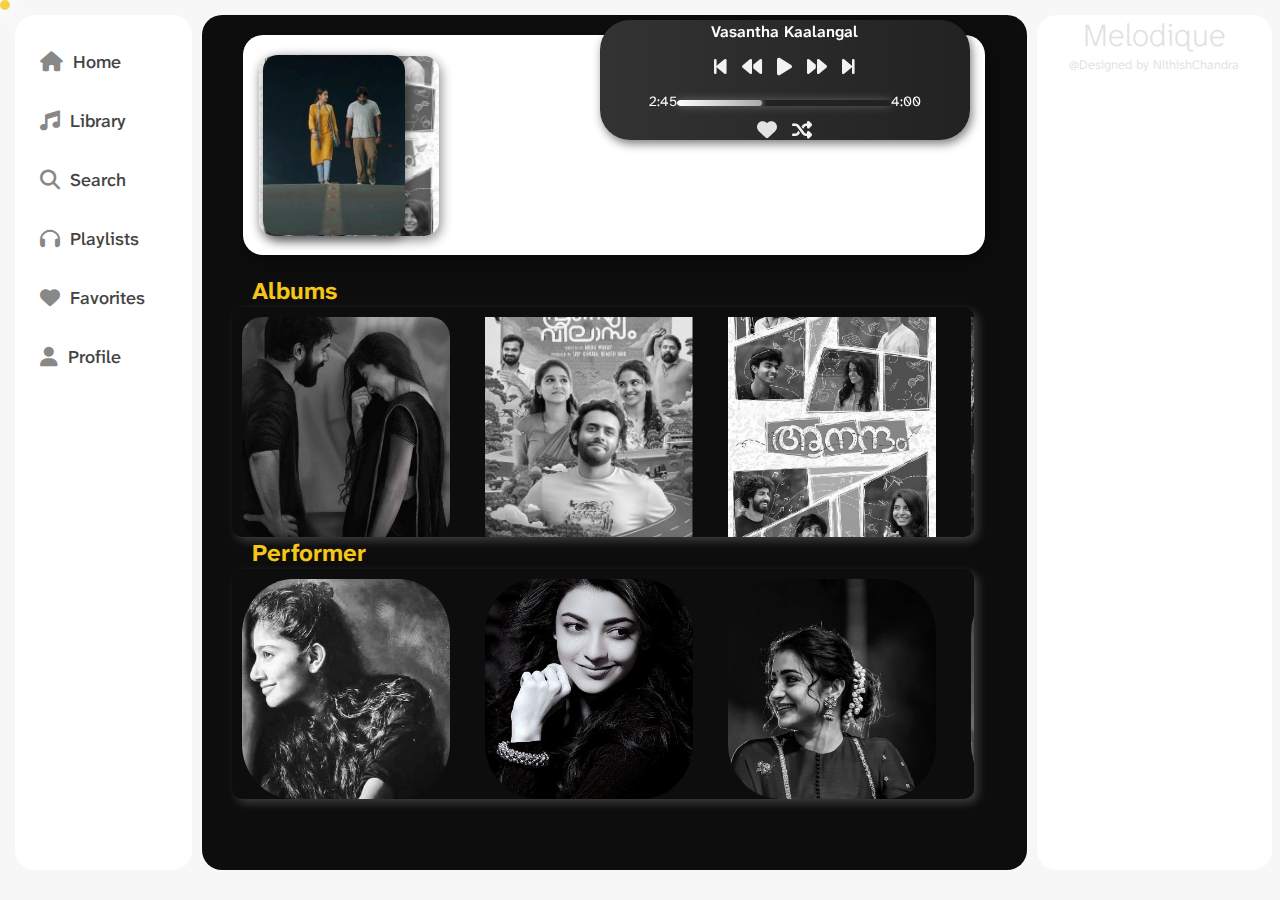
<file: Home.html>
<!DOCTYPE html>
<html lang="en">
  <head>
    <meta charset="UTF-8" />
    <meta name="viewport" content="width=device-width, initial-scale=1.0" />
    <link rel="icon" href="./assets/icons.jpg" type="image/png" sizes="64x64" />
    <title>Melodique</title>
    <link rel="stylesheet" href="style.css" />
    <!-- Bootstrap CSS -->
    <link
      href="https://cdn.jsdelivr.net/npm/bootstrap@5.0.2/dist/css/bootstrap.min.css"
      rel="stylesheet"
      integrity="sha384-EVSTQN3/azprG1Anm3QDgpJLIm9Nao0Yz1ztcQTwFspd3yD65VohhpuuCOmLASjC"
      crossorigin="anonymous"
    />
    <!-- Bootstrap CSS -->

    <!-- Font Awesome -->
    <link
      rel="stylesheet"
      href="https://cdnjs.cloudflare.com/ajax/libs/font-awesome/6.7.2/css/all.min.css"
      integrity="sha512-Evv84Mr4kqVGRNSgIGL/F/aIDqQb7xQ2vcrdIwxfjThSH8CSR7PBEakCr51Ck+w+/U6swU2Im1vVX0SVk9ABhg=="
      crossorigin="anonymous"
      referrerpolicy="no-referrer"
    />
    <!-- Font Awesome -->
  </head>
  <body>
    <div class="contain">
      <!-- ------------sidebar-------------- -->
      <div class="sidebar">
        <div class="close-menu">
          <i class="fas fa-times"></i>
        </div>
        <div class="lists">
          <ul>
            <li>
              <a href="#"><i class="fas fa-home"></i> Home</a>
            </li>
            <li>
              <a href="#"><i class="fas fa-music"></i> Library</a>
            </li>
            <li>
              <a href="#" id="searchBtn"
                ><i class="fas fa-search" id="Search"></i> Search</a
              >
            </li>
            <li>
              <a href="#"><i class="fas fa-headphones"></i> Playlists</a>
            </li>
            <li>
              <a href="#"><i class="fas fa-heart"></i> Favorites</a>
            </li>
            <li>
              <a href="#"><i class="fas fa-user"></i> Profile</a>
            </li>
          </ul>
        </div>
      </div>
      <!-- ---------------sidebar close--------------- -->

      <!-- ------------------main section-------------------- -->
      <div class="mainsection">
        <!--   -----------------carousel start----------------- -->
        <div class="d-block">
          <div class="current first"></div>
          <div class="current second"></div>
          <!-- <div class="current third"></div> -->

          <div class="playing">
            <h6>Vasantha Kaalangal</h6>

            <div class="controls">
              <i class="fa-solid fa-backward-step"></i>
              <i class="fa-solid fa-backward"></i>
              <i class="fa-solid fa-play"></i>
              <i class="fa-solid fa-forward"></i>
              <i class="fa-solid fa-forward-step"></i>
            </div>

            <div class="timestamp-container">
              <p>2:45</p>
              <div class="pursing">
                <div class="completed"></div>
              </div>
              <p>4:00</p>
            </div>

            <div class="controls">
              <i class="fa-solid fa-heart heart"></i>
              <i class="fa-solid fa-shuffle"></i>
            </div>
          </div>
        </div>
        <!-- -----------------carousel ends----------------- -->

        <!-- -----------------card start------------------ -->
        <h2 id="Albums">Albums</h2>
        <div class="cards">
          <div class="card" style="width: 13rem">
            <!-- <span class="overlay-text">80's</span> -->
          </div>
          <div class="cardd" style="width: 13rem"></div>
          <div class="carddd" style="width: 13rem"></div>
          <div class="car" style="width: 13rem"></div>
          <div class="ca" style="width: 13rem"></div>
        </div>
        <!-- -----------------card ends------------------ -->
        <h2 id="Albums">Performer</h2>
        <div class="cards">
          <a href="sai.html"
            ><div
              class="card"
              style="
                width: 13rem;
                background-image: url(./assets/sai\ pallavi.jpeg);
                border-radius: 25%;
              "
            ></div
          ></a>

          <div
            class="cardd"
            style="
              width: 13rem;
              background-image: url(./assets/Kajal\ Aggarwal.jpeg);
              border-radius: 25%;
            "
          ></div>
          <div
            class="ca"
            style="
              width: 13rem;
              background-image: url(./assets/Trisha\ Krishnan.jpeg);
              border-radius: 25%;
            "
          ></div>
          <div
            class="carddd"
            style="
              width: 13rem;
              background-image: url(./assets/surya.jpeg);
              border-radius: 25%;
            "
          ></div>
          <div
            class="car"
            style="
              width: 13rem;
              background-image: url(./assets/mahesh.jpeg);
              border-radius: 25%;
            "
          ></div>
        </div>

        <!-- ------------------------------playing ends-------------------- -->
      </div>
      <!-- --------------------main section closed--------------- -->

      <!-- ----------------------right start------------------ -->
      <div class="right">
        <h1 id="text">
          Melodique <br />
          <p id="span">@Designed by NithishChandra</p>
        </h1>
        <i class="fa-solid fa-house"></i>
        <i class="fa-solid fa-magnifying-glass"></i>
        <i class="fa-solid fa-heart"></i>
        <i class="fa-solid fa-bars"></i>
        <p
          style="
            color: white;
            margin-left: 120px;
            font-size: small;
            font-weight: 250;
            margin-top: 15px;
          "
        >
          @Designed by NithishChandra
        </p>
      </div>
      <!-- -------------------------right ends---------------------------- -->
    </div>

    <!-- ---------------------Script start------------------------- -->
    <script
      src="https://cdn.jsdelivr.net/npm/bootstrap@5.0.2/dist/js/bootstrap.bundle.min.js"
      integrity="sha384-MrcW6ZMFYlzcLA8Nl+NtUVF0sA7MsXsP1UyJoMp4YLEuNSfAP+JcXn/tWtIaxVXM"
      crossorigin="anonymous"
    ></script>
    <script src="script.js"></script>
    <!-- ------------------------script ends--------------------------- -->
  </body>
</html>
</file>
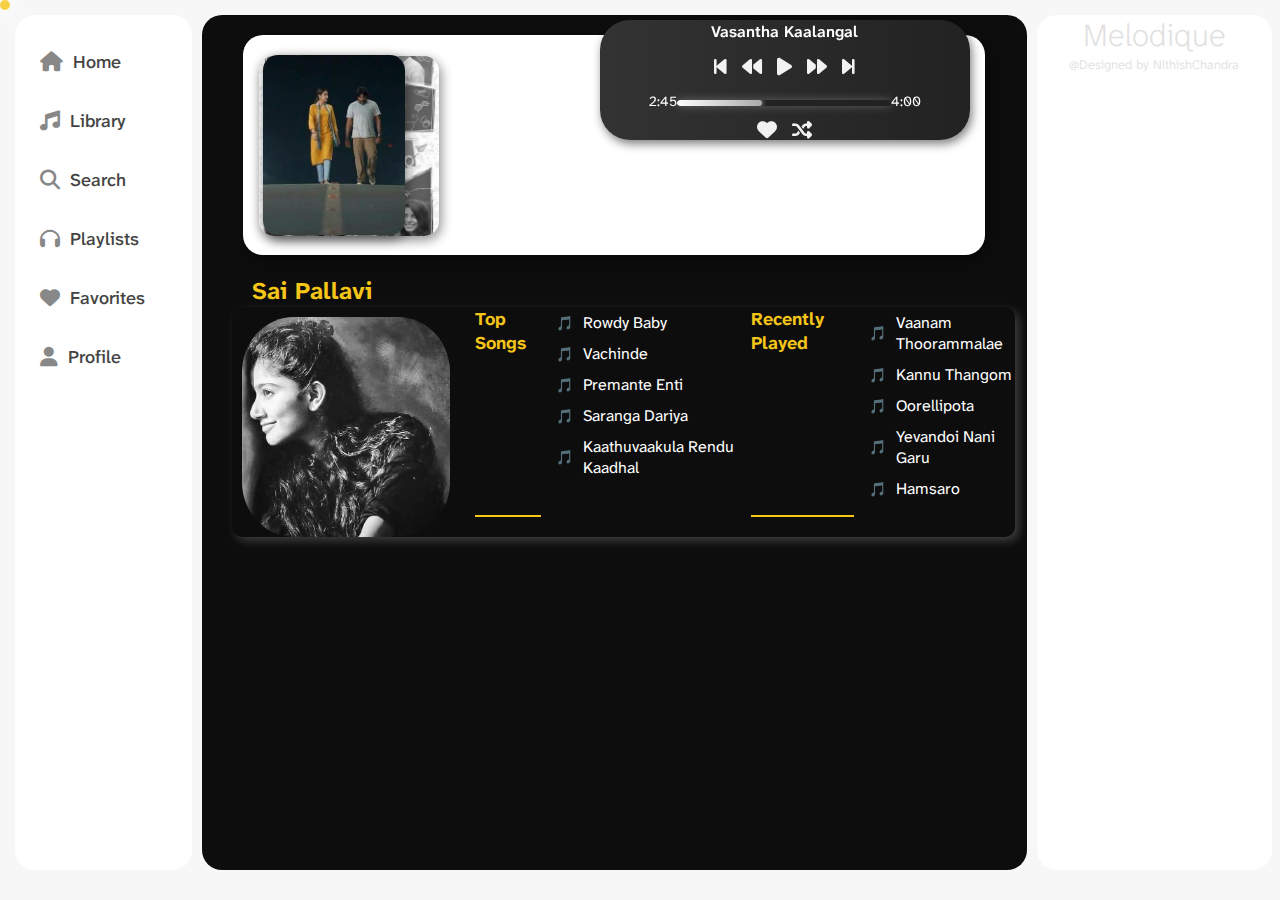
<file: sai.html>
<!DOCTYPE html>
<html lang="en">
  <head>
    <meta charset="UTF-8" />
    <meta name="viewport" content="width=device-width, initial-scale=1.0" />
    <link rel="icon" href="./assets/Icons.jpg" type="image/png" sizes="64x64" />
    <title>Melodique- Sai pallavi</title>
    <link rel="stylesheet" href="styles.css" />
    <!-- Bootstrap CSS -->
    <link
      href="https://cdn.jsdelivr.net/npm/bootstrap@5.0.2/dist/css/bootstrap.min.css"
      rel="stylesheet"
      integrity="sha384-EVSTQN3/azprG1Anm3QDgpJLIm9Nao0Yz1ztcQTwFspd3yD65VohhpuuCOmLASjC"
      crossorigin="anonymous"
    />
    <!-- Bootstrap CSS -->

    <!-- Font Awesome -->
    <link
      rel="stylesheet"
      href="https://cdnjs.cloudflare.com/ajax/libs/font-awesome/6.7.2/css/all.min.css"
      integrity="sha512-Evv84Mr4kqVGRNSgIGL/F/aIDqQb7xQ2vcrdIwxfjThSH8CSR7PBEakCr51Ck+w+/U6swU2Im1vVX0SVk9ABhg=="
      crossorigin="anonymous"
      referrerpolicy="no-referrer"
    />
    <!-- Font Awesome -->
  </head>
  <body>
    <div class="contain">
      <!-- ------------sidebar-------------- -->

      <div class="sidebar">
        <div class="close-menu">
          <i class="fas fa-times"></i>
        </div>
        <div class="lists">
          <ul>
            <li>
              <a href="Home.html"><i class="fas fa-home"></i> Home</a>
            </li>
            <li>
              <a href="#"><i class="fas fa-music"></i> Library</a>
            </li>
            <li>
              <a href="#" id="searchBtn"
                ><i class="fas fa-search" id="Search"></i> Search</a
              >
            </li>
            <li>
              <a href="#"><i class="fas fa-headphones"></i> Playlists</a>
            </li>
            <li>
              <a href="#"><i class="fas fa-heart"></i> Favorites</a>
            </li>
            <li>
              <a href="#"><i class="fas fa-user"></i> Profile</a>
            </li>
          </ul>
        </div>
      </div>
      <!-- ---------------sidebar close--------------- -->

      <!-- ------------------main section-------------------- -->
      <div class="mainsection">
        <!--   -----------------carousel start----------------- -->
        <div class="d-block">
          <div class="current first"></div>
          <div class="current second"></div>

          <div class="playing">
            <h6>Vasantha Kaalangal</h6>

            <div class="controls">
              <i class="fa-solid fa-backward-step"></i>
              <i class="fa-solid fa-backward"></i>
              <i class="fa-solid fa-play"></i>
              <i class="fa-solid fa-forward"></i>
              <i class="fa-solid fa-forward-step"></i>
            </div>

            <div class="timestamp-container">
              <p>2:45</p>
              <div class="pursing">
                <div class="completed"></div>
              </div>
              <p>4:00</p>
            </div>

            <div class="controls">
              <i class="fa-solid fa-heart heart"></i>
              <i class="fa-solid fa-shuffle"></i>
            </div>
          </div>
        </div>
        <!-- -----------------carousel ends----------------- -->

        <!-- -----------------card start------------------ -->

        <!-- -----------------card ends------------------ -->
        <h2 id="Albums" style="color: #f5c518">Sai Pallavi</h2>
        <div class="cards">
          <a href=""
            ><div
              class="card"
              style="
                width: 13rem;
                background-image: url(./assets/sai\ pallavi.jpeg);
                border-radius: 25%;
              "
            ></div
          ></a>
          <div class="Top">
            <h3>Top Songs</h3>
            <ul>
              <li>Rowdy Baby</li>
              <li>Vachinde</li>
              <li>Premante Enti</li>
              <li>Saranga Dariya</li>
              <li>Kaathuvaakula Rendu Kaadhal</li>
            </ul>
            <h3>Recently Played</h3>
            <ul>
              <li>Vaanam Thoorammalae</li>
              <li>Kannu Thangom</li>
              <li>Oorellipota</li>
              <li>Yevandoi Nani Garu</li>
              <li>Hamsaro</li>
            </ul>
          </div>
        </div>

        <!-- ------------------------------playing ends-------------------- -->
      </div>
      <!-- --------------------main section closed--------------- -->

      <!-- ----------------------right start------------------ -->
      <div class="right">
        <h1 id="text">
          Melodique <br />
          <p id="span">@Designed by NithishChandra</p>
        </h1>
        <a href="Home.html"><i class="fa-solid fa-house"></i></a>
        <i class="fa-solid fa-magnifying-glass"></i>
        <i class="fa-solid fa-heart"></i>
        <i class="fa-solid fa-bars"></i>
      </div>
      <!-- -------------------------right ends---------------------------- -->
    </div>

    <!-- ---------------------Script start------------------------- -->

    <!-- ------------------------script ends--------------------------- -->
    <!-- ---------------------Script start------------------------- -->
    <script
      src="https://cdn.jsdelivr.net/npm/bootstrap@5.0.2/dist/js/bootstrap.bundle.min.js"
      integrity="sha384-MrcW6ZMFYlzcLA8Nl+NtUVF0sA7MsXsP1UyJoMp4YLEuNSfAP+JcXn/tWtIaxVXM"
      crossorigin="anonymous"
    ></script>
    <script src="script.js"></script>
  </body>
</html>
</file>
<file: style.css>
@import url("https://fonts.googleapis.com/css2?family=Atkinson+Hyperlegible+Next:ital,wght@0,200..800;1,200..800&display=swap");
* {
  margin: 0;
  padding: 0;
  box-sizing: border-box;
}
/* Fade-Out Effect on Link Click */
a {
  transition: opacity 1.8s ease-in-out;
}

a:active {
  opacity: 0;
}
.cursor-dot {
  position: fixed;
  width: 10px;
  height: 10px;
  background-color: #f5c518; /* White dot for black theme */
  border-radius: 50%;
  pointer-events: none;
  z-index: 9999;
  box-shadow: 0 0 10px rgba(255, 255, 255, 0.8);
  transition: transform 0.1s ease-in-out;
}

.cursor-dot::after {
  content: "";
  position: absolute;
  width: 25px;
  height: 25px;
  background-color: rgba(255, 255, 255, 0.2);
  border-radius: 50%;
  top: -7px;
  left: -7px;
  animation: pulse 1.2s infinite;
}

@keyframes pulse {
  0% {
    transform: scale(1);
    opacity: 0.6;
  }
  50% {
    transform: scale(1.5);
    opacity: 0.3;
  }
  100% {
    transform: scale(2);
    opacity: 0;
  }
}

body,
html {
  margin: 0;
  padding: 0;
  cursor: none;
  box-sizing: border-box;
  background-color: #f7f7f7;
  font-family: "Atkinson Hyperlegible Next", sans-serif;
  font-optical-sizing: auto;
  font-style: normal;
  scroll-behavior: smooth;
  color: #e0e0e0;
  /* animation: fadeIn 1.8s ease-in-out; */
  transition: opacity 1.5s ease-in-out; /* Smooth transition */
}

/* Fade-out effect when leaving the page */
.fade-out {
  opacity: 0;
}

.contain {
  width: 97.5vw;
  height: 97vh;
  box-sizing: border-box;
  border-radius: 15px;
  /* background-color: #1a1a1d; */
  margin: 10px;
  position: absolute;
  display: flex;
}

/* ---------------------sidebar--------------------- 
 *                                                        *
 *                      start                             *
 *                                                        *
 *                                                        *
---------------------sidebar--------------------- */

.sidebar {
  width: 15vw !important;
  height: 95vh;
  margin: 5px;
  border-radius: 20px;
  background-color: white;
  /* background-color: #E0E0E0;; */
}
/* Hamburger Button */
.hamburger-menu {
  position: fixed;
  top: 15px;
  left: 15px;
  font-size: 24px;
  color: white;
  cursor: pointer;
  z-index: 1100;
  background: #333;
  padding: 10px;
  border-radius: 5px;
  display: none; /* Hidden by default */
}
/* Close Button */
.close-menu {
  position: absolute;
  top: 15px;
  right: 15px;
  font-size: 22px;
  color: white;
  cursor: pointer;
}
/* Show Sidebar */
.sidebar.open {
  left: 0;
}
.lists {
  width: 100%;
  padding: 10px;
}

.lists ul {
  list-style: none;
  /* background-color: #444; */
  padding: 0;
  margin: 0;
}

.lists li {
  margin: 15px 0;
}

.lists a {
  display: flex;
  align-items: center;
  text-decoration: none;
  color: #444;
  font-size: 18px;
  font-weight: 500;
  padding: 10px 15px;
  border-radius: 10px;
  transition: background 0.3s ease, color 0.3s ease;
}

.lists a i {
  margin-right: 10px;
  font-size: 20px;
  /* background-color: #888; */
  color: #888;
  transition: color 0.3s ease;
}

.lists a:hover {
  background-color: #333;
  color: white;
}

.lists a:hover i {
  color: white;
}

/* ---------------------sidebar--------------------- 
 *                                                        *
 *                      ends                             *
 *                                                        *
 *                                                        *
---------------------sidebar--------------------- */
.mainsection {
  width: 70vw;
  height: 95vh;
  margin: 5px;
  background-color: rgb(13, 13, 13);
  border-radius: 20px;
  /* overflow: hidden; */
  overflow-y: scroll;
  scroll-behavior: smooth;
  scrollbar-width: none;
  gap: 20px;
  scroll-snap-type: y mandatory;
  -webkit-overflow-scrolling: touch;
}

/* Custom Smooth Scrolling Effect */
.mainsection::-webkit-scrollbar {
  display: none;
}
.right {
  width: 20vw;
  height: 95vh;
  margin: 5px;
  border-radius: 20px;
  background-color: white;
  /* background-color: #E0E0E0;; */
}
.d-block {
  width: 90%;
  height: 220px;
  display: flex;
  align-items: center;
  justify-content: space-between;
  margin: 20px auto;
  border-radius: 20px;
 
  background: rgb(255, 255, 255);
   backdrop-filter: blur(10px);
  box-shadow: 4px 6px 15px rgba(0, 0, 0, 0.4);
  padding: 15px;
  position: relative;
}

.current {
  width: 180px;
  height: 180px;
  left: 5px;
  border-radius: 15px;
  background-image: url(./assets/76.jpeg);
  background-position: center;
  background-repeat: no-repeat;
  background-size: cover;
  box-shadow: 2px 4px 12px rgba(0, 0, 0, 0.5);
  transition: transform 0.3s ease-in-out;
}
.first {
  position: relative;
  background-image: url(./assets/76.jpeg);
  z-index: 2;
}
.second {
  position: absolute;
  background-image: url(./assets/anan.jpeg);
  top: 21px; /* Positioned below */
  left: 16px; /* Shifted slightly to the right */
  z-index: 1;
  opacity: 0.9; /* Slightly faded to look behind */
}
/* Hover Effect for a Dynamic Feel */
.first:hover {
  transform: translateY(-5px);
  box-shadow: 5px 8px 20px rgba(0, 0, 0, 0.7);
}

.second:hover {
  transform: translateY(-3px) translateX(-5px);
  box-shadow: 4px 6px 18px rgba(0, 0, 0, 0.65);
}
.current:hover {
  transform: scale(1.05);
}
/* Album Section */
#Albums {
  color: #f5c518;
  margin-left: 50px;
  font-size: 1.5rem;
  font-weight: bold;
  font-family: "Atkinson Hyperlegible Next", sans-serif;
}

/* ---------------------Playing controls--------------------- 
 *                                                        *
 *                                                        *
 *                                                        *
 *                                                        *
---------------------Playing controls--------------------- */
.playing {
  display: flex;
  flex-direction: column; /* Stack elements vertically */
  align-items: center;
  justify-content: center;
  height: 120px;
  width: 65%;
  margin-top: -130px;
  margin-left: 200px;
  padding: 15px;
  border-radius: 30px;
  background: linear-gradient(to right, #333, #222);
  box-shadow: 2px 4px 10px rgba(0, 0, 0, 0.5);
  gap: 10px;
  text-align: center;
}

/* Song Title */
.playing h6 {
  color: white;
  font-size: 16px;
  margin-bottom: 5px;
  font-weight: 600;
}

/* Controls Row */
.controls {
  display: flex;
  align-items: center;
  gap: 15px;
}

/* Progress Bar Container */
.pursing {
  width: 80%;
  height: 6px;
  background: #222;
  border-radius: 10px;
  position: relative;
  overflow: hidden;
  box-shadow: 0 0 8px rgba(255, 255, 255, 0.3);
  margin-top: 8px;
}

/* Progress Bar */
.completed {
  width: 40%;
  height: 100%;
  background: linear-gradient(to right, #fff, #aaa);
  border-radius: 10px;
  transition: width 1.3s ease-in-out;
  box-shadow: 0 0 5px rgba(255, 255, 255, 0.7);
}

/* Controls */
.fa-play,
.fa-house,
.fa-magnifying-glass,
.fa-backward-step,
.fa-forward-step,
.fa-backward,
.fa-forward,
.fa-heart,
.fa-bars,
.fa-shuffle {
  font-size: 20px;
  color: #f2f2f2;
  cursor: pointer;
  transition: all 0.3s ease-in-out;
}

.fa-play:hover,
.fa-backward:hover,
.fa-forward:hover,
.fa-heart:hover,
.fa-shuffle:hover {
  color: white;
  transform: scale(1.2);
  text-shadow: 0 0 10px rgba(255, 255, 255, 0.7);
}

/* Like button effect */
.heart.liked {
  color: red !important;
  transform: scale(1.2);
}

/* Timestamp styling */
.timestamp-container {
  display: flex;
  justify-content: space-between;
  width: 80%;
  margin-top: 5px;
}

.timestamp-container p {
  color: white;
  font-size: 14px;
  margin: 0;
}
/* ---------------------Playing controls--------------------- 
 *                                                        *
 *                         Ends                           *
 *                                                        *
 *                                                        *
---------------------Playing controls--------------------- */

#text {
  text-align: center;
  font-family: "Atkinson Hyperlegible Next", sans-serif;
  font-weight: 200;
  /* color: #f5c518; */
}
#design {
  margin-top: 200%;
  font-weight: 200;
  font-size: small;
  margin-left: 30px;
}
.heart {
  font-size: 20px;
  color: #e3e3e3;
  cursor: pointer;
  transition: color 0.3s ease;
}

.heart.liked {
  color: black;
}
.cards {
  width: 90%;
  height: 230px;
  display: flex;
  overflow-x: auto;
  overflow-y: hidden;
  gap: 15px;
  padding-bottom: 10px;
  margin-left: 30px;
  cursor: pointer;
  /* background: rgb(255, 255, 255); */
  border-radius: 10px;
  -webkit-overflow-scrolling: touch;
  box-shadow: 4px 4px 10px rgba(255, 255, 255, 0.2);
}
.card,
.cardd,
.carddd,
.car,
.ca {
  flex: 0 0 auto;
  width: 13rem;
  /* margin: 5px; */
}

/* Scrollbar Styling */
.cards::-webkit-scrollbar {
  height: 6px;
}

.cards::-webkit-scrollbar-thumb {
  background: transparent;
}

.cards::-webkit-scrollbar-track {
  background: transparent;
}
.card {
  margin: 10px;
  width: 13rem;
  height: 220px;
  background-image: url(./assets/Premam.jpeg);
  background-position: center;
  background-repeat: no-repeat;
  background-size: cover;
  border-radius: 20px;
  position: relative;
  transition: transform 0.3s ease, box-shadow 0.3s ease;
}
.cardd {
  margin: 10px;
  background-image: url(./assets/Pranaya\ Vilasam\ -2023\ Indian\ Malayalam\ movie.jpeg);
  background-position: center;
  background-repeat: no-repeat;
  background-size: cover;
  height: 220px !important;
  object-fit: cover;
}
.carddd {
  margin: 10px;
  background-image: url(./assets/anan.jpeg);
  background-position: center;
  background-repeat: no-repeat;
  background-size: cover;
  height: 220px !important;
  object-fit: cover;
}
.car {
  margin: 10px;
  background-image: url(./assets/Manjummal\ Boys.jpeg);
  background-position: center;
  background-repeat: no-repeat;
  background-size: cover;
  height: 220px !important;
  object-fit: cover;
}
.ca {
  margin: 10px;
  background-image: url(./assets/Bgm.jpeg);
  background-position: center;
  background-repeat: no-repeat;
  background-size: cover;
  height: 220px !important;
  object-fit: cover;
}

#span {
  font-size: small;
  font-weight: 300;
  bottom: 10px;
  font-family: "Atkinson Hyperlegible Next";
}
/* Overlay text styling */
.overlay-text {
  position: absolute;
  bottom: 100px;
  left: 50%;
  transform: translateX(-50%);
  color: white;
  font-size: 20px;
  font-weight: bold;
  background: rgba(0, 0, 0, 0.5);
  padding: 5px 10px;
  border-radius: 5px;
}

.search-tab {
  position: absolute;
  top: 100px;
  left: 150px;
  width: 200px;
  background: #ffffff;
  padding: 10px;
  border-radius: 5px;
  display: none;
  border: 2px solid black;
  flex-direction: column;
}

.search-tab input {
  width: 100%;
  padding: 8px;
  border: 2px solid black;
  border-radius: 5px;
  margin-bottom: 10px;
}

.search-tab ul {
  list-style: none;
  padding: 0;
}

.search-tab ul li {
  padding: 8px;
  background: #ffffff;
  margin: 5px 0;
  border-radius: 5px;
  cursor: pointer;
}

.search-tab ul li:hover {
  background: #555;
}
/* --------------------Top------------------------- */

/* Small Devices (Phones, 768px and down) */
@media only screen and (min-width: 320px) and (max-width: 767px) {
  .contain {
    width: 100vw;
    height: 100vh;
    flex-direction: column; /* Stack elements */
    margin: 0;
    border-radius: 0;
    box-shadow: none;
    /* background-color: #1a1a1d; */
    position: absolute;
  }

  .mainsection {
    width: 95vw;
    height: 60vh;
    /* display: none; */
  }

  #design {
    margin-top: 20px;
    font-size: small;
    font-weight: 300;
    margin-left: 120px;
  }
  .d-block {
    width: 80vw !important;
    margin-left: 100px;
  }

  #text {
    display: none;
  }

  .cards {
    width: 90vw !important;
    margin-left: 10px;
    overflow-y: scroll;
  }
  .mainsection {
    height: 80vh;
  }
  .d-block {
    margin-left: 5px;
    width: 95% !important;
  }
  .first {
    width: 140px;
    height: 140px;
  }
  .second {
    width: 150px;
    height: 140px;
  }

  .playing {
    width: 60%;
    height: auto;
    margin: 20px auto;
    padding: 10px;
    gap: 8px;
    margin-top: -140px;
    margin-left: 155px;
  }
  .playing h6 {
    font-size: 14px;
  }
  .controls {
    gap: 8px;
  }
  .fa-play,
  .fa-backward,
  .fa-forward {
    font-size: 16px;
  }
  .timestamp-container {
    width: 90%;
    font-size: 12px;
  }
  .sidebar {
    display: none;
  }
  .items {
    display: flex; /* Make them visible */
    justify-content: center;
    gap: 15px;
    margin-top: 10px;
  }

  .items i {
    font-size: 24px;
    color: white;
    cursor: pointer;
    transition: transform 0.3s ease-in-out, color 0.3s ease;
  }

  .items i:hover {
    transform: scale(1.2);
    color: #ddd;
  }

  #text {
    text-align: center;
    font-size: 20px;
  }

  #span {
    font-size: 14px;
  }
  .right {
    height: 100px;
    background-color: black;
    width: 96%;
  }
  .right .fa-solid {
    margin-top: 40px;
    margin-left: 70px;
    transition: 1s ease-in-out;
    justify-content: space-between;
    align-items: center;
  }
}

/* Medium Devices (Tablets, 768px and down) */
@media (min-width: 768px) and (max-width: 1024px) {
  .contain {
    width: 98vw;
    height: 98vh;
    margin: 5px;
    display: flex;
  }

  .sidebar {
    width: 100%;
    height: 95vh;
    border-radius: 15px;
  }
  .footer {
    display: none;
  }
  #lists {
    display: none;
  }
  .items {
    display: none;
  }
  .right .fa-solid {
    display: none;
  }
}

/* Large Devices (Laptops, 992px and down) */
@media (min-width: 769px) and (max-width: 992px) {
  .contain {
    width: 97vw;
    height: 97vh;
  }

  .sidebar {
    width: 30vw; /* Slightly increase for better view */
  }
  #lists {
    display: none;
  }
  .items {
    display: none;
  }
  .right .fa-solid {
    display: none;
  }
}

/* Extra Large Devices (Desktops, 1200px and up) */
@media (min-width: 1200px) and (max-width: 1400px) {
  .contain {
    width: 99vw;
    height: 97vh;
  }

  .sidebar {
    width: 25vw;
    height: 95vh;
  }
  .footer {
    display: none;
  }
  #lists {
    display: none;
  }
  .items {
    display: none;
  }
  .fa-solid {
    display: none;
  }
  .right .fa-solid {
    display: none;
  }
}

/* ---------------------wrapper style------------------------ */
/* From Uiverse.io by mobinkakei */
.wrapper {
  width: 200px;
  height: 60px;
  position: relative;
  z-index: 1;
}

.circle {
  width: 20px;
  height: 20px;
  position: absolute;
  border-radius: 50%;
  background-color: #141414;
  left: 15%;
  transform-origin: 50%;
  animation: circle7124 0.5s alternate infinite ease;
}

@keyframes circle7124 {
  0% {
    top: 60px;
    height: 5px;
    border-radius: 50px 50px 25px 25px;
    transform: scaleX(1.7);
  }

  40% {
    height: 20px;
    border-radius: 50%;
    transform: scaleX(1);
  }

  100% {
    top: 0%;
  }
}

.circle:nth-child(2) {
  left: 45%;
  animation-delay: 0.2s;
}

.circle:nth-child(3) {
  left: auto;
  right: 15%;
  animation-delay: 0.3s;
}

.shadow {
  width: 20px;
  height: 4px;
  border-radius: 50%;
  background-color: rgba(0, 0, 0, 0.9);
  position: absolute;
  top: 62px;
  transform-origin: 50%;
  z-index: -1;
  left: 15%;
  filter: blur(1px);
  animation: shadow046 0.5s alternate infinite ease;
}

@keyframes shadow046 {
  0% {
    transform: scaleX(1.5);
  }

  40% {
    transform: scaleX(1);
    opacity: 0.7;
  }

  100% {
    transform: scaleX(0.2);
    opacity: 0.4;
  }
}

.shadow:nth-child(4) {
  left: 45%;
  animation-delay: 0.2s;
}

.shadow:nth-child(5) {
  left: auto;
  right: 15%;
  animation-delay: 0.3s;
}
</file>
<file: styles.css>
@import url("https://fonts.googleapis.com/css2?family=Atkinson+Hyperlegible+Next:ital,wght@0,200..800;1,200..800&display=swap");
* {
  margin: 0;
  padding: 0;
  box-sizing: border-box;
}

.cursor-dot {
  position: fixed;
  width: 10px;
  height: 10px;
  background-color: #f5c518; /* White dot for black theme */
  border-radius: 50%;
  pointer-events: none;
  z-index: 9999;
  box-shadow: 0 0 10px rgba(255, 255, 255, 0.8);
  transition: transform 0.1s ease-in-out;
}

.cursor-dot::after {
  content: "";
  position: absolute;
  width: 25px;
  height: 25px;
  background-color: rgba(255, 255, 255, 0.2);
  border-radius: 50%;
  top: -7px;
  left: -7px;
  animation: pulse 1.2s infinite;
}

@keyframes pulse {
  0% {
    transform: scale(1);
    opacity: 0.6;
  }
  50% {
    transform: scale(1.5);
    opacity: 0.3;
  }
  100% {
    transform: scale(2);
    opacity: 0;
  }
}

body,
html {
  margin: 0;
  padding: 0;
  cursor: none;
  box-sizing: border-box;
  background-color: #f7f7f7;
  font-family: "Atkinson Hyperlegible Next", sans-serif;
  font-optical-sizing: auto;
  font-style: normal;
  scroll-behavior: smooth;
  color: #e0e0e0;
  
}

.contain {
  width: 97.5vw;
  height: 97vh;
  box-sizing: border-box;
  border-radius: 15px;
  /* background-color: #1a1a1d; */
  margin: 10px;
  position: absolute;
  display: flex;
}

/* ---------------------sidebar--------------------- 
 *                                                        *
 *                      start                             *
 *                                                        *
 *                                                        *
---------------------sidebar--------------------- */

.sidebar {
  width: 15vw !important;
  height: 95vh;
  margin: 5px;
  border-radius: 20px;
  background-color: white;
}

/* Fade-in effect */
.fade-in {
  animation: fadeIn 1.5s ease-in-out;
}

/* Fade-out effect */
.fade-out {
  animation: fadeOut 1s ease-in-out;
}
/* Close Button */
.close-menu {
  position: absolute;
  top: 15px;
  right: 15px;
  font-size: 22px;
  color: white;
  cursor: pointer;
}
/* Show Sidebar */
.sidebar.open {
  left: 0;
}
.lists {
  width: 100%;
  padding: 10px;
}

.lists ul {
  list-style: none;
  padding: 0;
  margin: 0;
}

.lists li {
  margin: 15px 0;
}

.lists a {
  display: flex;
  align-items: center;
  text-decoration: none;
  color: #444;
  font-size: 18px;
  font-weight: 500;
  padding: 10px 15px;
  border-radius: 10px;
  transition: background 0.3s ease, color 0.3s ease;
}

.lists a i {
  margin-right: 10px;
  font-size: 20px;
  color: #888;
  transition: color 0.3s ease;
}

.lists a:hover {
  background-color: #333;
  color: white;
}

.lists a:hover i {
  color: white;
}

/* ---------------------sidebar--------------------- 
 *                                                        *
 *                      ends                             *
 *                                                        *
 *                                                        *
---------------------sidebar--------------------- */
.mainsection {
  width: 70vw;
  height: 95vh;
  margin: 5px;
  background-color: rgb(13, 13, 13);
  border-radius: 20px;
  overflow-y: auto; /* Ensure scrolling is enabled */
  scroll-behavior: smooth;
  scrollbar-width: thin; /* Show a small scrollbar */
  gap: 20px;
  scroll-snap-type: y mandatory;
  -webkit-overflow-scrolling: touch;
}

/* Custom Smooth Scrolling Effect */
.mainsection::-webkit-scrollbar {
  display: none;
}
.right {
  width: 20vw;
  height: 95vh;
  margin: 5px;
  border-radius: 20px;
  background-color: white;
}
.d-block {
  width: 90%;
  height: 220px;
  display: flex;
  align-items: center;
  justify-content: space-between;
  margin: 20px auto;
  border-radius: 20px;
  background: rgb(255, 255, 255);
  backdrop-filter: blur(10px);
  box-shadow: 4px 6px 15px rgba(0, 0, 0, 0.4);
  padding: 15px;
  position: relative;
}

.current {
  width: 180px;
  height: 180px;
  left: 5px;
  border-radius: 15px;
  background-image: url(./assets/76.jpeg);
  background-position: center;
  background-repeat: no-repeat;
  background-size: cover;
  box-shadow: 2px 4px 12px rgba(0, 0, 0, 0.5);
  transition: transform 0.3s ease-in-out;
}
.first {
  position: relative;
  background-image: url(./assets/76.jpeg);
  z-index: 2;
}
.second {
  position: absolute;
  background-image: url(./assets/anan.jpeg);
  top: 21px; /* Positioned below */
  left: 16px; /* Shifted slightly to the right */
  z-index: 1;
  opacity: 0.9; /* Slightly faded to look behind */
}
/* Hover Effect for a Dynamic Feel */
.first:hover {
  transform: translateY(-5px);
  box-shadow: 5px 8px 20px rgba(0, 0, 0, 0.7);
}

.second:hover {
  transform: translateY(-3px) translateX(-5px);
  box-shadow: 4px 6px 18px rgba(0, 0, 0, 0.65);
}
.current:hover {
  transform: scale(1.05);
}
/* Album Section */
#Albums {
  color: white;
  margin-left: 50px;
  font-size: 1.5rem;
  font-weight: bold;
  font-family: "Atkinson Hyperlegible Next", sans-serif;
}

/* ---------------------Playing controls--------------------- 
 *                                                        *
 *                                                        *
 *                                                        *
 *                                                        *
---------------------Playing controls--------------------- */
.playing {
  display: flex;
  flex-direction: column; /* Stack elements vertically */
  align-items: center;
  justify-content: center;
  height: 120px;
  width: 65%;
  margin-top: -130px;
  margin-left: 200px;
  padding: 15px;
  border-radius: 30px;
  background: linear-gradient(to right, #333, #222);
  box-shadow: 2px 4px 10px rgba(0, 0, 0, 0.5);
  gap: 10px;
  text-align: center;
}

/* Song Title */
.playing h6 {
  color: white;
  font-size: 16px;
  margin-bottom: 5px;
  font-weight: 600;
}

/* Controls Row */
.controls {
  display: flex;
  align-items: center;
  gap: 15px;
}

/* Progress Bar Container */
.pursing {
  width: 80%;
  height: 6px;
  background: #222;
  border-radius: 10px;
  position: relative;
  overflow: hidden;
  box-shadow: 0 0 8px rgba(255, 255, 255, 0.3);
  margin-top: 8px;
}

/* Progress Bar */
.completed {
  width: 40%;
  height: 100%;
  background: linear-gradient(to right, #fff, #aaa);
  border-radius: 10px;
  transition: width 1.3s ease-in-out;
  box-shadow: 0 0 5px rgba(255, 255, 255, 0.7);
}

/* Controls */
.fa-play,
.fa-backward-step,
.fa-forward-step,
.fa-backward,
.fa-forward,
.fa-heart,
.fa-bars,
.fa-shuffle {
  font-size: 20px;
  color: #f2f2f2;
  cursor: pointer;
  transition: all 0.3s ease-in-out;
}

.fa-play:hover,
.fa-backward:hover,
.fa-forward:hover,
.fa-heart:hover,
.fa-shuffle:hover {
  color: white;
  transform: scale(1.2);
  text-shadow: 0 0 10px rgba(255, 255, 255, 0.7);
}

/* Like button effect */
.heart.liked {
  color: red !important;
  transform: scale(1.2);
}

/* Timestamp styling */
.timestamp-container {
  display: flex;
  justify-content: space-between;
  width: 80%;
  margin-top: 5px;
}

.timestamp-container p {
  color: white;
  font-size: 14px;
  margin: 0;
}
/* ---------------------Playing controls--------------------- 
 *                                                        *
 *                         Ends                           *
 *                                                        *
 *                                                        *
---------------------Playing controls--------------------- */

#text {
  text-align: center;
  font-family: "Atkinson Hyperlegible Next", sans-serif;
  font-weight: 200;
}
#design {
  margin-top: 200%;
  font-weight: 200;
  font-size: small;
  margin-left: 30px;
}
.heart {
  font-size: 20px;
  color: #e3e3e3;
  cursor: pointer;
  transition: color 0.3s ease;
}

.heart.liked {
  color: black;
}

.cards {
  width: 95%;
  max-height: 230px; /* Limit the height */
  display: flex;
  overflow-y: auto; /* Enable scrolling */
  gap: 15px;
  padding-bottom: 10px;
  margin-left: 30px;
  cursor: pointer;
  border-radius: 10px;
  -webkit-overflow-scrolling: touch;
  box-shadow: 4px 4px 10px rgba(255, 255, 255, 0.2);
}
.cards::-webkit-scrollbar {
  width: 5px;
}

.cards::-webkit-scrollbar-thumb {
  background: rgba(255, 255, 255, 0.5);
  border-radius: 10px;
}

.card {
  margin: 10px;
  width: 13rem;
  height: 220px;
  background-image: url(./assets/Pranaya\ Vilasam\ -2023\ Indian\ Malayalam\ movie.jpeg);
  background-position: center;
  background-repeat: no-repeat;
  background-size: cover;
  border-radius: 20px;
  position: relative;
  transition: transform 0.3s ease, box-shadow 0.3s ease;
}

.Top {
  background-color: #2c2c2c;
  padding: 15px;
  border-radius: 10px;
  width: 100%;
  height: 450px;
  max-width: 300px;
  text-align: left;
  margin-top: 20px;
  color: white;
  display: contents;
}

.Top h3 {
  color: #f5c518;
  font-size: 18px;
  margin-bottom: 10px;
  border-bottom: 2px solid #f5c518;
  padding-bottom: 5px;
}

.Top ul {
  list-style: none;
  padding: 0;
  margin: 0;
}

.Top ul li {
  font-size: 16px;
  padding: 5px 0;
  display: flex;
  align-items: center;
}

.Top ul li::before {
  content: "🎵";
  margin-right: 10px;
  color: #f5c518;
  font-size: 14px;
}

#text {
  text-align: center;
  font-family: "Atkinson Hyperlegible Next", sans-serif;
  font-weight: 200;
}
#span {
  font-size: small;
  font-weight: 300;
  bottom: 10px;
  font-family: "Atkinson Hyperlegible Next";
}
/* Controls */
.fa-play,
.fa-house,
.fa-magnifying-glass,
.fa-backward-step,
.fa-forward-step,
.fa-backward,
.fa-forward,
.fa-heart,
.fa-shuffle {
  font-size: 20px;
  color: #f2f2f2;
  cursor: pointer;
  transition: all 0.3s ease-in-out;
}
/* Small Devices (Phones, 768px and down) */
@media only screen and (min-width: 320px) and (max-width: 767px) {
  .contain {
    width: 100vw;
    height: 100vh;
    flex-direction: column; /* Stack elements */
    margin: 0;
    border-radius: 0;
    box-shadow: none;
    /* background-color: #1a1a1d; */
    position: absolute;
  }

  .mainsection {
    width: 95vw;
    height: 60vh;
    /* display: none; */
  }

  #design {
    margin-top: 20px;
    font-size: small;
    font-weight: 300;
    margin-left: 120px;
  }
  .d-block {
    width: 80vw !important;
    margin-left: 100px;
  }

  #text {
    display: none;
  }

  .mainsection {
    height: 80vh;
  }
  .d-block {
    margin-left: 5px;
    width: 95% !important;
  }
  .first {
    width: 140px;
    height: 140px;
  }
  .second {
    width: 150px;
    height: 140px;
  }
  .playing {
    width: 60%;
    height: auto;
    margin: 20px auto;
    padding: 10px;
    gap: 8px;
    margin-top: -140px;
    margin-left: 155px;
  }
  .playing h6 {
    font-size: 14px;
  }
  .controls {
    gap: 8px;
  }
  .fa-play,
  .fa-backward,
  .fa-forward {
    font-size: 16px;
  }
  .timestamp-container {
    width: 90%;
    font-size: 12px;
  }
  .sidebar {
    display: none;
  }
  .items {
    display: flex; /* Make them visible */
    justify-content: center;
    gap: 15px;
    margin-top: 10px;
  }

  .items i {
    font-size: 24px;
    color: white;
    cursor: pointer;
    transition: transform 0.3s ease-in-out, color 0.3s ease;
  }

  .items i:hover {
    transform: scale(1.2);
    color: #ddd;
  }

  #text {
    text-align: center;
    font-size: 20px;
  }

  #span {
    font-size: 14px;
  }
  .right {
    height: 100px;
    background-color: black;
    width: 96%;
  }
  .cards {
    display: flex;
    flex-direction: column; /* Stack elements vertically */
    align-items: center;
    justify-content: center; /* Center the content */
    width: 100%; /* Full width */
    min-height: 400px; /* Set a minimum height to ensure visibility */
    padding: 10px;
    margin: auto;
  }
  .card {
    width: 80%; /* Make the card take most of the screen width */
    height: 200px; /* Adjust height */
    background-size: cover;
    margin-top: 350px;
    border-radius: 20px; /* Keep rounded corners */
    margin-bottom: 15px; /* Space between elements */
  }
  .Top {
    width: 90%;
    text-align: center;
  }

  .Top h3 {
    font-size: 1.2rem; /* Adjust font size */
  }

  .Top ul {
    padding-left: 0;
  }

  .Top li {
    font-size: 1rem;
    padding: 5px 0;
    /* margin-left: 10px; */
  }
  .right .fa-solid {
    margin-top: 40px;
    margin-left: 70px;
    transition: 1s ease-in-out;
    justify-content: space-between;
    align-items: center;
  }
}

/* Medium Devices (Tablets, 768px and down) */
@media (min-width: 768px) and (max-width: 1024px) {
  .contain {
    width: 98vw;
    height: 98vh;
    margin: 5px;
    display: flex;
  }

  .sidebar {
    width: 100%;
    height: 95vh;
    border-radius: 15px;
  }
  .footer {
    display: none;
  }
  #lists {
    display: none;
  }
  .items {
    display: none;
  }
  .right .fa-solid {
    display: none;
  }
  .playing {
    display: flex;
    flex-direction: column;
    align-items: center;
    justify-content: center;
    height: 120px;
    width: 52%;
    margin-top: -130px;
    margin-left: 190px;
    padding: 15px;
    border-radius: 30px;
    background: linear-gradient(to right, #333, #222);
    box-shadow: 2px 4px 10px rgba(0, 0, 0, 0.5);
    gap: 10px;
    text-align: center;
  }
}

/* Large Devices (Laptops, 992px and down) */
@media (min-width: 769px) and (max-width: 992px) {
  .contain {
    width: 97vw;
    height: 97vh;
  }

  .sidebar {
    width: 30vw; /* Slightly increase for better view */
  }
  #lists {
    display: none;
  }
  .items {
    display: none;
  }
  .right .fa-solid {
    display: none;
  }
}

/* Extra Large Devices (Desktops, 1200px and up) */
@media (min-width: 1200px) and (max-width: 1400px) {
  .contain {
    width: 99vw;
    height: 97vh;
  }

  .sidebar {
    width: 25vw;
    height: 95vh;
  }
  .footer {
    display: none;
  }
  #lists {
    display: none;
  }
  .items {
    display: none;
  }
  .fa-solid {
    display: none;
  }
  .right .fa-solid {
    display: none;
  }
}
</file>
